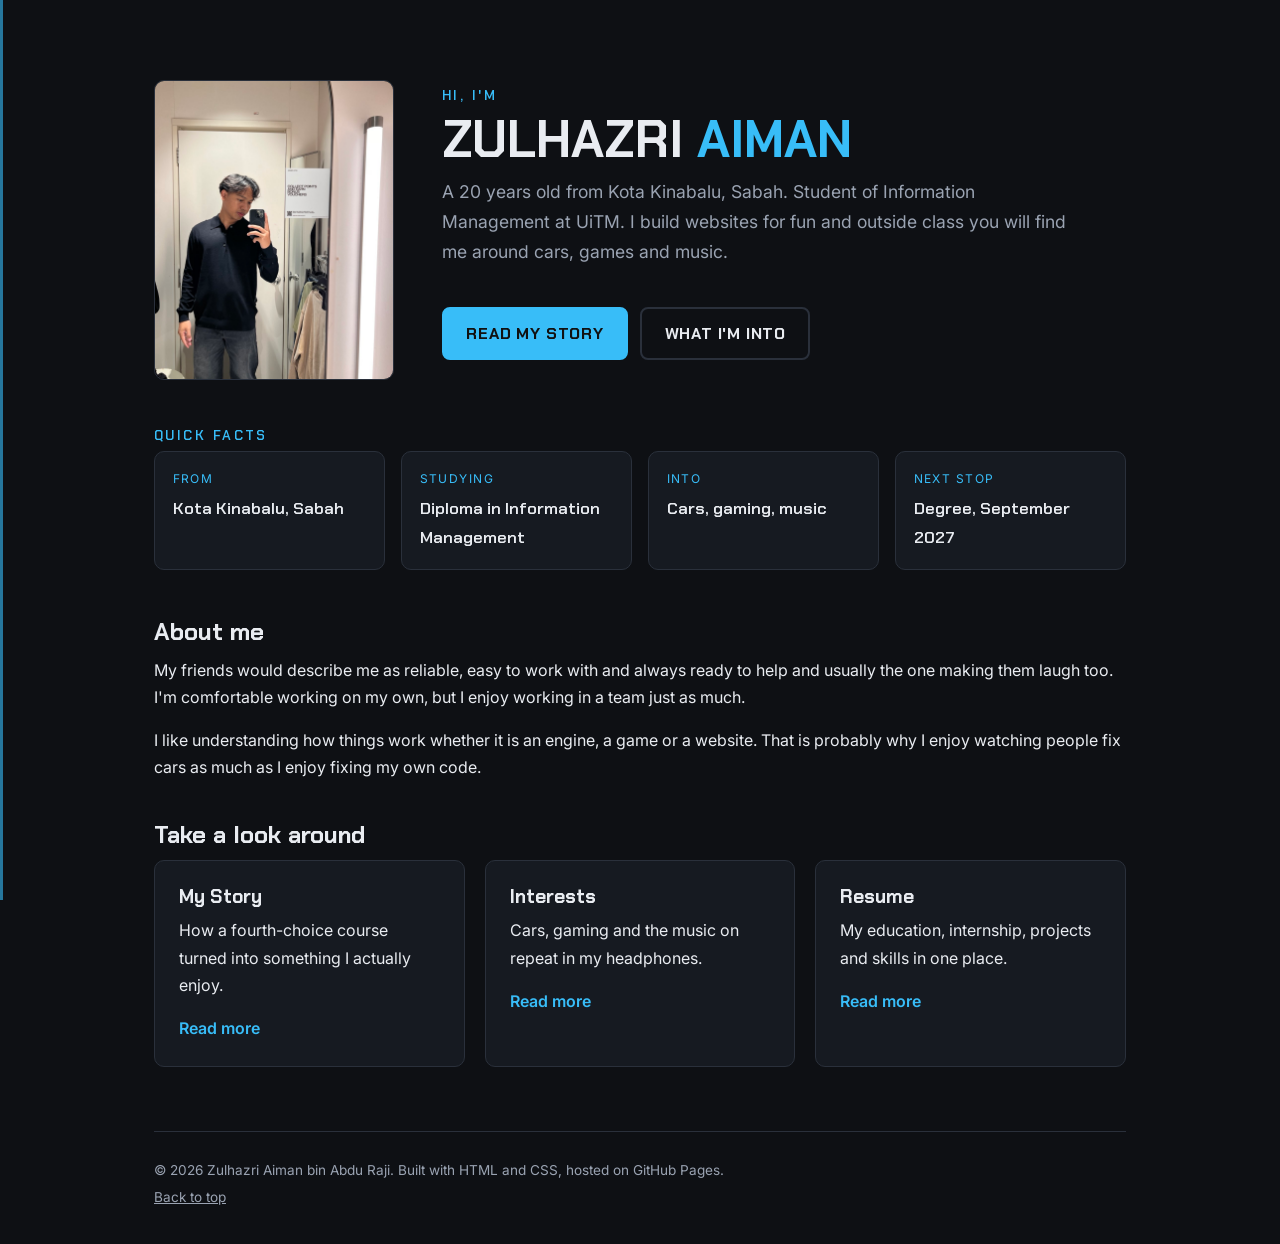
<file: index.html>
<!DOCTYPE html>
<html lang="en-GB">
<head>
  <meta charset="UTF-8">
  <meta name="viewport" content="width=device-width, initial-scale=1.0">
  <meta name="description" content="Personal website of Zulhazri Aiman bin Abdu Raji, a Diploma in Information Management student from Kota Kinabalu, Sabah.">
  <title>Zulhazri Aiman bin Abdu Raji</title>

  <!-- Google Fonts -->
  <link rel="preconnect" href="https://fonts.googleapis.com">
  <link rel="preconnect" href="https://fonts.gstatic.com" crossorigin>
  <link href="https://fonts.googleapis.com/css2?family=Chakra+Petch:wght@500;600;700&family=Inter:wght@400;500;600&display=swap" rel="stylesheet">

  <!-- Shared stylesheet for all pages -->
  <link rel="stylesheet" href="style.css">
</head>

<body id="top">
  <!-- Skip link for keyboard users -->
  <a class="skip-link" href="#main">Skip to main content</a>

  <!-- Menu button: ticking the hidden checkbox opens the sidebar (CSS only) -->
  <input type="checkbox" id="nav-toggle" class="nav-toggle">
  <label for="nav-toggle" class="menu-btn">
    <span class="menu-icon" aria-hidden="true"></span>
    <span class="menu-open">Menu</span>
    <span class="menu-close">Close</span>
  </label>
  <label for="nav-toggle" class="nav-overlay" aria-hidden="true"></label>
  <!-- Thin strip on the left edge: moving the mouse onto it slides the sidebar out -->
  <div class="edge-trigger" aria-hidden="true"></div>

  <!-- Left sidebar with navigation (same on every page) -->
  <header class="sidebar">
    <img class="sidebar-photo" src="zulhazri-face.jpg" alt="" width="96" height="96">
    <a class="sidebar-name" href="index.html">ZULHAZRI AIMAN</a>
    <p class="sidebar-role">Kota Kinabalu, Sabah</p>
    <nav aria-label="Main navigation">
      <ul class="nav-list">
          <li><a href="index.html" aria-current="page"><span class="nav-num">01</span>Home</a></li>
          <li><a href="story.html"><span class="nav-num">02</span>My Story</a></li>
          <li><a href="interests.html"><span class="nav-num">03</span>Interests</a></li>
          <li><a href="gallery.html"><span class="nav-num">04</span>Gallery</a></li>
          <li><a href="resume.html"><span class="nav-num">05</span>Resume</a></li>
          <li><a href="contact.html"><span class="nav-num">06</span>Contact</a></li>
      </ul>
    </nav>
  </header>

  <!-- Main content -->
  <main id="main" class="main">

    <!-- Hero: photo, name and introduction -->
    <section class="hero" aria-labelledby="name-heading">
      <img class="hero-photo" src="zulhazri.jpg" alt="Zulhazri Aiman taking a mirror selfie in a black knit polo" width="240" height="300">
      <div>
        <p class="eyebrow">Hi, I'm</p>
        <h1 id="name-heading">Zulhazri <span>Aiman</span></h1>
        <p class="lead">A 20 years old from Kota Kinabalu, Sabah. Student of Information Management at UiTM. I build websites for fun and outside class you will find me around cars, games and music.</p>
        <p class="hero-actions">
          <a class="btn" href="story.html">Read my story</a>
          <a class="btn btn-ghost" href="interests.html">What I'm into</a>
        </p>
      </div>
    </section>

    <!-- Quick facts -->
    <section aria-labelledby="facts-heading">
      <h2 id="facts-heading" class="eyebrow">Quick facts</h2>
      <ul class="facts">
        <li><span class="fact-label">From</span><span class="fact-value">Kota Kinabalu, Sabah</span></li>
        <li><span class="fact-label">Studying</span><span class="fact-value">Diploma in Information Management</span></li>
        <li><span class="fact-label">Into</span><span class="fact-value">Cars, gaming, music</span></li>
        <li><span class="fact-label">Next stop</span><span class="fact-value">Degree, September 2027</span></li>
      </ul>
    </section>

    <!-- About me -->
    <section aria-labelledby="about-heading">
      <h2 id="about-heading" class="section-title">About me</h2>
      <p>My friends would describe me as reliable, easy to work with and always ready to help and usually the one making them laugh too. I'm comfortable working on my own, but I enjoy working in a team just as much.</p>
      <p>I like understanding how things work whether it is an engine, a game or a website. That is probably why I enjoy watching people fix cars as much as I enjoy fixing my own code.</p>
    </section>

    <!-- Links to the main pages -->
    <section aria-labelledby="explore-heading">
      <h2 id="explore-heading" class="section-title">Take a look around</h2>
      <div class="three-col">
        <article class="card">
          <h3>My Story</h3>
          <p>How a fourth-choice course turned into something I actually enjoy.</p>
          <a class="card-link" href="story.html">Read more</a>
        </article>
        <article class="card">
          <h3>Interests</h3>
          <p>Cars, gaming and the music on repeat in my headphones.</p>
          <a class="card-link" href="interests.html">Read more</a>
        </article>
        <article class="card">
          <h3>Resume</h3>
          <p>My education, internship, projects and skills in one place.</p>
          <a class="card-link" href="resume.html">Read more</a>
        </article>
      </div>
    </section>

    <!-- Footer -->
    <footer class="site-footer">
      <p>&copy; 2026 Zulhazri Aiman bin Abdu Raji. Built with HTML and CSS, hosted on GitHub Pages.</p>
      <p><a href="#top">Back to top</a></p>
    </footer>
  </main>
</body>
</html>
</file>
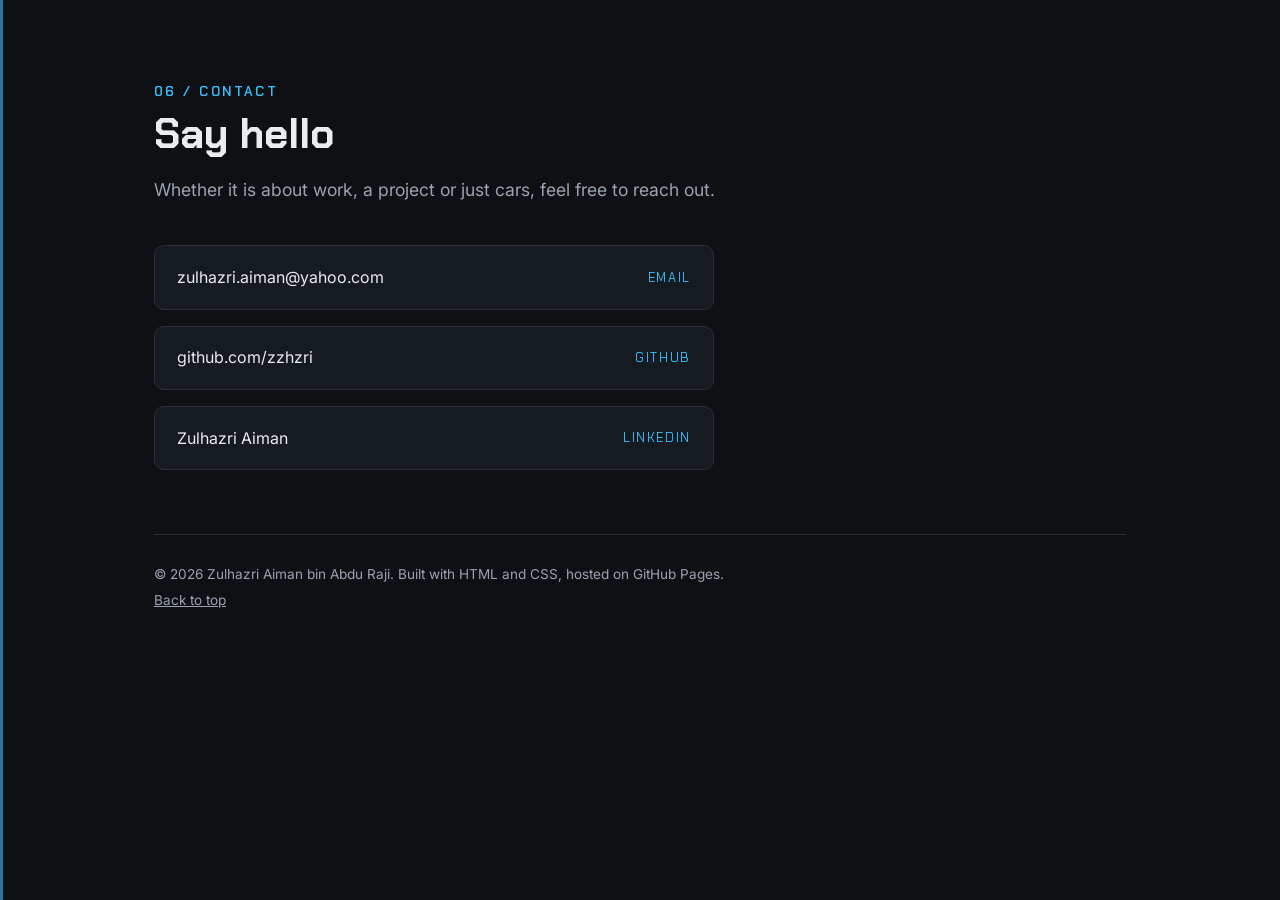
<file: contact.html>
<!DOCTYPE html>
<html lang="en-GB">
<head>
  <meta charset="UTF-8">
  <meta name="viewport" content="width=device-width, initial-scale=1.0">
  <meta name="description" content="Contact details for Zulhazri Aiman bin Abdu Raji.">
  <title>Contact | Zulhazri Aiman bin Abdu Raji</title>

  <!-- Google Fonts -->
  <link rel="preconnect" href="https://fonts.googleapis.com">
  <link rel="preconnect" href="https://fonts.gstatic.com" crossorigin>
  <link href="https://fonts.googleapis.com/css2?family=Chakra+Petch:wght@500;600;700&family=Inter:wght@400;500;600&display=swap" rel="stylesheet">

  <!-- Shared stylesheet for all pages -->
  <link rel="stylesheet" href="style.css">
</head>

<body id="top">
  <!-- Skip link for keyboard users -->
  <a class="skip-link" href="#main">Skip to main content</a>

  <!-- Menu button: ticking the hidden checkbox opens the sidebar (CSS only) -->
  <input type="checkbox" id="nav-toggle" class="nav-toggle">
  <label for="nav-toggle" class="menu-btn">
    <span class="menu-icon" aria-hidden="true"></span>
    <span class="menu-open">Menu</span>
    <span class="menu-close">Close</span>
  </label>
  <label for="nav-toggle" class="nav-overlay" aria-hidden="true"></label>
  <!-- Thin strip on the left edge: moving the mouse onto it slides the sidebar out -->
  <div class="edge-trigger" aria-hidden="true"></div>

  <!-- Left sidebar with navigation (same on every page) -->
  <header class="sidebar">
    <img class="sidebar-photo" src="zulhazri-face.jpg" alt="" width="96" height="96">
    <a class="sidebar-name" href="index.html">ZULHAZRI AIMAN</a>
    <p class="sidebar-role">Kota Kinabalu, Sabah</p>
    <nav aria-label="Main navigation">
      <ul class="nav-list">
          <li><a href="index.html"><span class="nav-num">01</span>Home</a></li>
          <li><a href="story.html"><span class="nav-num">02</span>My Story</a></li>
          <li><a href="interests.html"><span class="nav-num">03</span>Interests</a></li>
          <li><a href="gallery.html"><span class="nav-num">04</span>Gallery</a></li>
          <li><a href="resume.html"><span class="nav-num">05</span>Resume</a></li>
          <li><a href="contact.html" aria-current="page"><span class="nav-num">06</span>Contact</a></li>
      </ul>
    </nav>
  </header>

  <!-- Main content -->
  <main id="main" class="main">

    <!-- Page heading -->
    <p class="eyebrow">06 / Contact</p>
    <h1 class="page-title">Say hello</h1>
    <p class="lead">Whether it is about work, a project or just cars, feel free to reach out.</p>

    <!-- Contact links -->
    <address class="contact-list">
      <a href="mailto:zulhazri.aiman@yahoo.com"><span>zulhazri.aiman@yahoo.com</span><span class="contact-type">Email</span></a>
      <a href="https://github.com/zzhzri" target="_blank" rel="noopener"><span>github.com/zzhzri</span><span class="contact-type">GitHub</span></a>
      <a href="https://www.linkedin.com/in/zulhazri-aiman-a10469189" target="_blank" rel="noopener"><span>Zulhazri Aiman</span><span class="contact-type">LinkedIn</span></a>
    </address>

    <!-- Footer -->
    <footer class="site-footer">
      <p>&copy; 2026 Zulhazri Aiman bin Abdu Raji. Built with HTML and CSS, hosted on GitHub Pages.</p>
      <p><a href="#top">Back to top</a></p>
    </footer>
  </main>
</body>
</html>
</file>
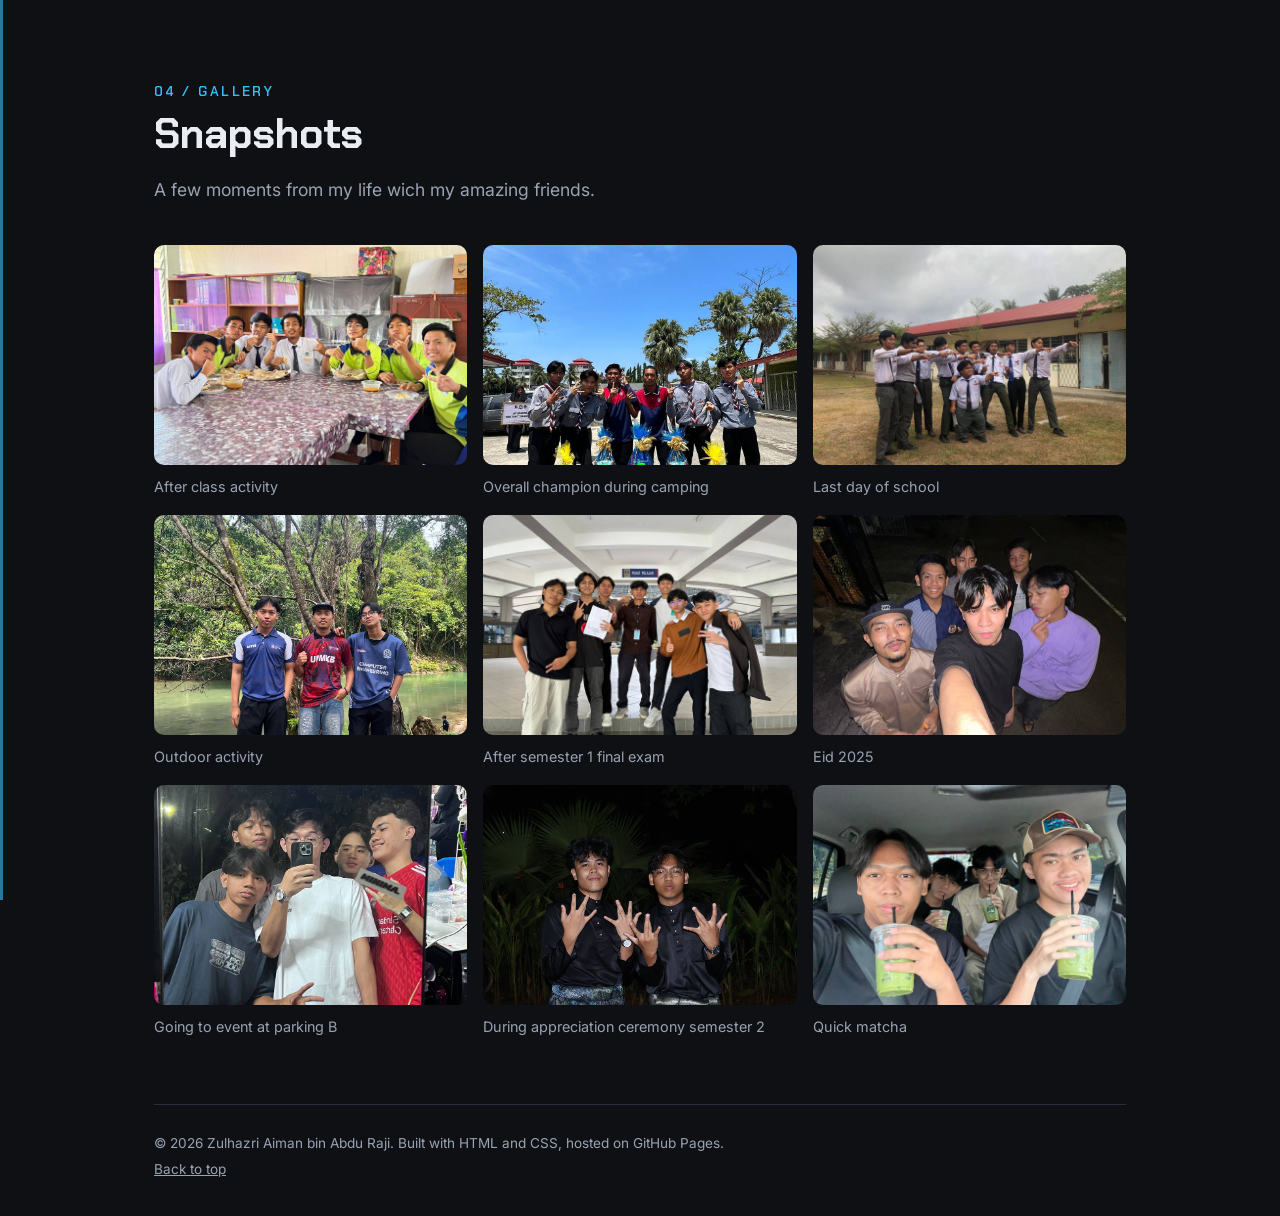
<file: gallery.html>
<!DOCTYPE html>
<html lang="en-GB">
<head>
  <meta charset="UTF-8">
  <meta name="viewport" content="width=device-width, initial-scale=1.0">
  <meta name="description" content="Photos from Zulhazri Aiman bin Abdu Raji.">
  <title>Gallery | Zulhazri Aiman bin Abdu Raji</title>

  <!-- Google Fonts -->
  <link rel="preconnect" href="https://fonts.googleapis.com">
  <link rel="preconnect" href="https://fonts.gstatic.com" crossorigin>
  <link href="https://fonts.googleapis.com/css2?family=Chakra+Petch:wght@500;600;700&family=Inter:wght@400;500;600&display=swap" rel="stylesheet">

  <!-- Shared stylesheet for all pages -->
  <link rel="stylesheet" href="style.css">
</head>

<body id="top">
  <!-- Skip link for keyboard users -->
  <a class="skip-link" href="#main">Skip to main content</a>

  <!-- Menu button: ticking the hidden checkbox opens the sidebar (CSS only) -->
  <input type="checkbox" id="nav-toggle" class="nav-toggle">
  <label for="nav-toggle" class="menu-btn">
    <span class="menu-icon" aria-hidden="true"></span>
    <span class="menu-open">Menu</span>
    <span class="menu-close">Close</span>
  </label>
  <label for="nav-toggle" class="nav-overlay" aria-hidden="true"></label>
  <!-- Thin strip on the left edge: moving the mouse onto it slides the sidebar out -->
  <div class="edge-trigger" aria-hidden="true"></div>

  <!-- Left sidebar with navigation (same on every page) -->
  <header class="sidebar">
    <img class="sidebar-photo" src="zulhazri-face.jpg" alt="" width="96" height="96">
    <a class="sidebar-name" href="index.html">ZULHAZRI AIMAN</a>
    <p class="sidebar-role">Kota Kinabalu, Sabah</p>
    <nav aria-label="Main navigation">
      <ul class="nav-list">
          <li><a href="index.html"><span class="nav-num">01</span>Home</a></li>
          <li><a href="story.html"><span class="nav-num">02</span>My Story</a></li>
          <li><a href="interests.html"><span class="nav-num">03</span>Interests</a></li>
          <li><a href="gallery.html" aria-current="page"><span class="nav-num">04</span>Gallery</a></li>
          <li><a href="resume.html"><span class="nav-num">05</span>Resume</a></li>
          <li><a href="contact.html"><span class="nav-num">06</span>Contact</a></li>
      </ul>
    </nav>
  </header>

  <!-- Main content -->
  <main id="main" class="main">

    <!-- Page heading -->
    <p class="eyebrow">04 / Gallery</p>
    <h1 class="page-title">Snapshots</h1>
    <p class="lead">A few moments from my life wich my amazing friends.</p>

    <!-- Photo grid: nine photos, three per row, no borders. Each photo has a short description under it -->
    <div class="gallery">
      <figure class="gallery-item">
        <img src="gallery1.jpg" alt="[Describe photo 1]" width="800" height="600" loading="lazy">
        <figcaption>After class activity</figcaption>
      </figure>
      <figure class="gallery-item">
        <img src="gallery2.jpg" alt="[Describe photo 2]" width="800" height="600" loading="lazy">
        <figcaption>Overall champion during camping</figcaption>
      </figure>
      <figure class="gallery-item">
        <img src="gallery3.jpg" alt="[Describe photo 3]" width="800" height="600" loading="lazy">
        <figcaption>Last day of school</figcaption>
      </figure>
      <figure class="gallery-item">
        <img src="gallery4.jpg" alt="[Describe photo 4]" width="800" height="600" loading="lazy">
        <figcaption>Outdoor activity</figcaption>
      </figure>
      <figure class="gallery-item">
        <img src="gallery5.jpg" alt="[Describe photo 5]" width="800" height="600" loading="lazy">
        <figcaption>After semester 1 final exam</figcaption>
      </figure>
      <figure class="gallery-item">
        <img src="gallery6.jpg" alt="[Describe photo 6]" width="800" height="600" loading="lazy">
        <figcaption>Eid 2025</figcaption>
      </figure>
      <figure class="gallery-item">
        <img src="gallery7.jpg" alt="[Describe photo 7]" width="800" height="600" loading="lazy">
        <figcaption>Going to event at parking B</figcaption>
      </figure>
      <figure class="gallery-item">
        <img src="gallery8.jpg" alt="[Describe photo 8]" width="800" height="600" loading="lazy">
        <figcaption>During appreciation ceremony semester 2</figcaption>
      </figure>
      <figure class="gallery-item">
        <img src="gallery9.jpg" alt="[Describe photo 9]" width="800" height="600" loading="lazy">
        <figcaption>Quick matcha</figcaption>
      </figure>
    </div>

    <!-- Footer -->
    <footer class="site-footer">
      <p>&copy; 2026 Zulhazri Aiman bin Abdu Raji. Built with HTML and CSS, hosted on GitHub Pages.</p>
      <p><a href="#top">Back to top</a></p>
    </footer>
  </main>
</body>
</html>
</file>
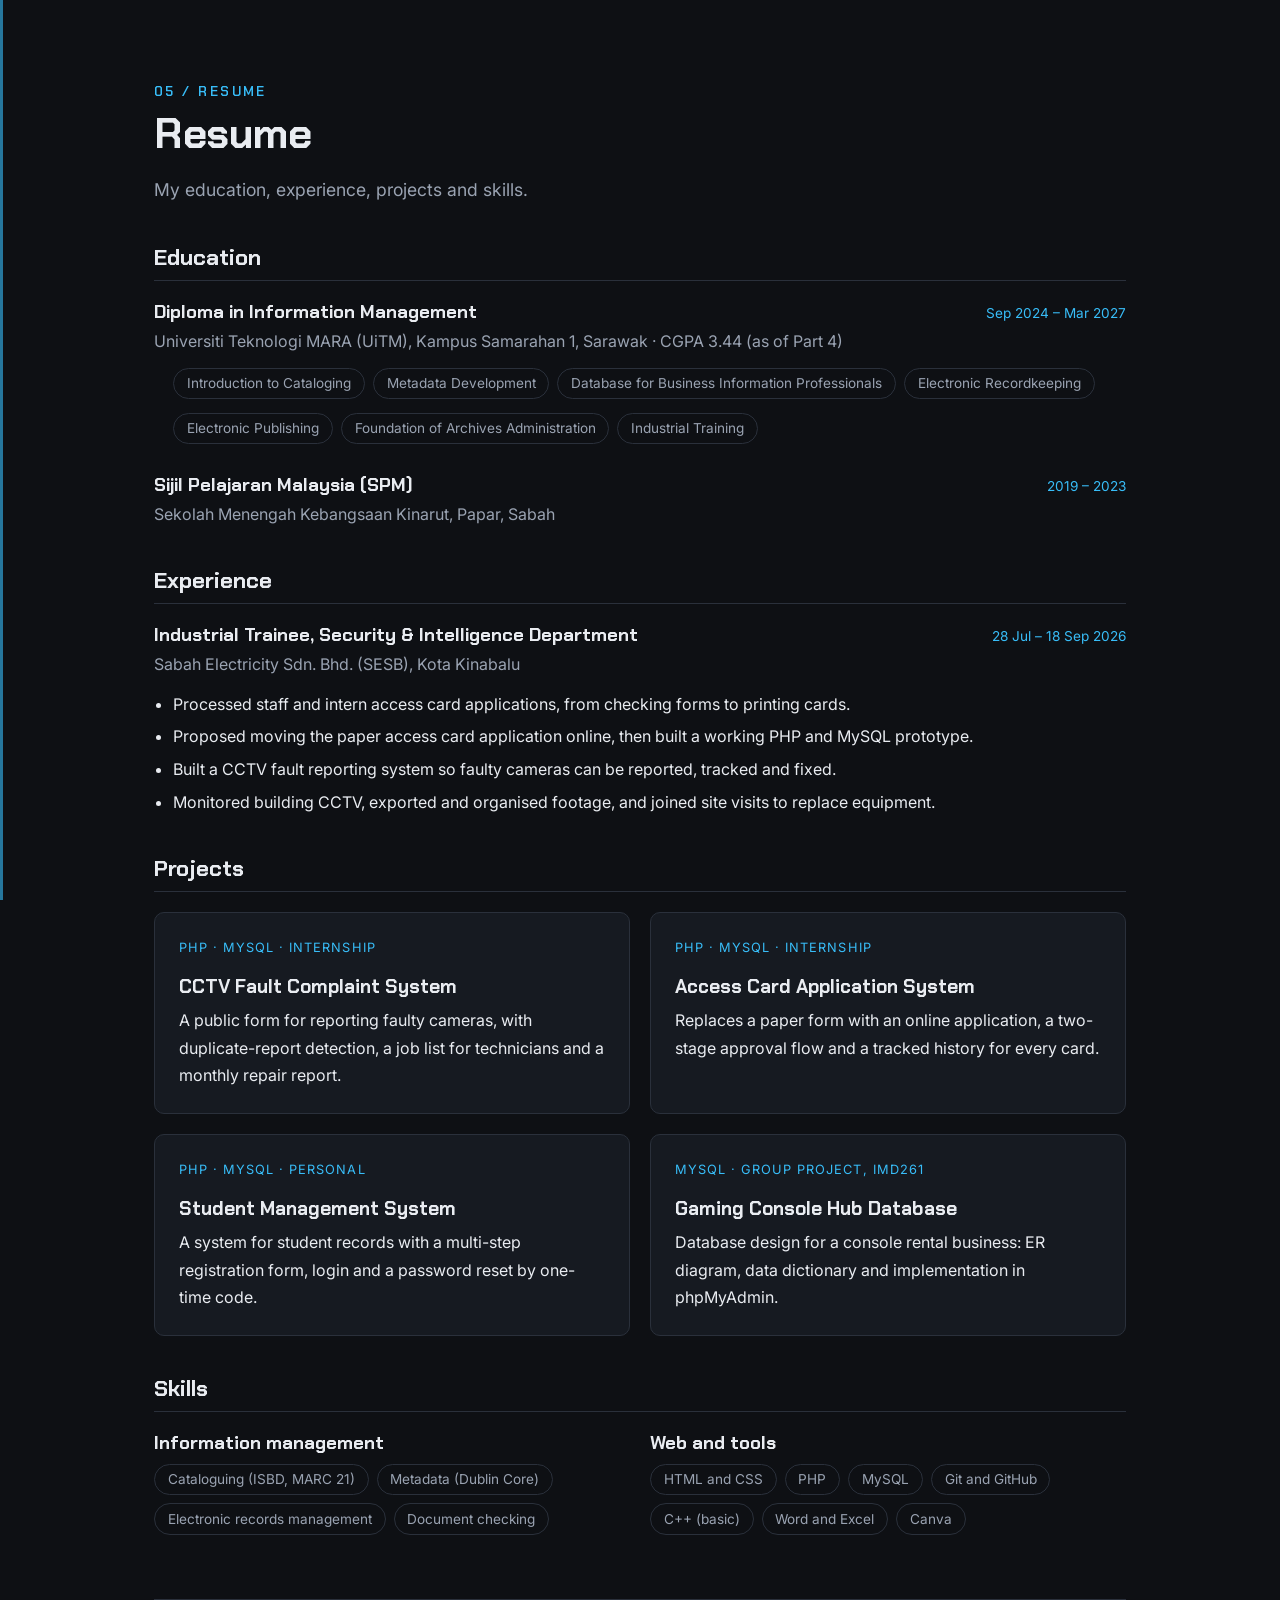
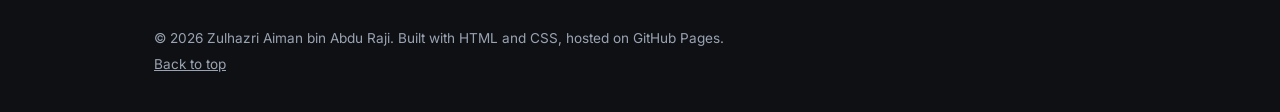
<file: resume.html>
<!DOCTYPE html>
<html lang="en-GB">
<head>
  <meta charset="UTF-8">
  <meta name="viewport" content="width=device-width, initial-scale=1.0">
  <meta name="description" content="Education, experience, projects and skills of Zulhazri Aiman bin Abdu Raji.">
  <title>Resume | Zulhazri Aiman bin Abdu Raji</title>

  <!-- Google Fonts -->
  <link rel="preconnect" href="https://fonts.googleapis.com">
  <link rel="preconnect" href="https://fonts.gstatic.com" crossorigin>
  <link href="https://fonts.googleapis.com/css2?family=Chakra+Petch:wght@500;600;700&family=Inter:wght@400;500;600&display=swap" rel="stylesheet">

  <!-- Shared stylesheet for all pages -->
  <link rel="stylesheet" href="style.css">
</head>

<body id="top">
  <!-- Skip link for keyboard users -->
  <a class="skip-link" href="#main">Skip to main content</a>

  <!-- Menu button: ticking the hidden checkbox opens the sidebar (CSS only) -->
  <input type="checkbox" id="nav-toggle" class="nav-toggle">
  <label for="nav-toggle" class="menu-btn">
    <span class="menu-icon" aria-hidden="true"></span>
    <span class="menu-open">Menu</span>
    <span class="menu-close">Close</span>
  </label>
  <label for="nav-toggle" class="nav-overlay" aria-hidden="true"></label>
  <!-- Thin strip on the left edge: moving the mouse onto it slides the sidebar out -->
  <div class="edge-trigger" aria-hidden="true"></div>

  <!-- Left sidebar with navigation (same on every page) -->
  <header class="sidebar">
    <img class="sidebar-photo" src="zulhazri-face.jpg" alt="" width="96" height="96">
    <a class="sidebar-name" href="index.html">ZULHAZRI AIMAN</a>
    <p class="sidebar-role">Kota Kinabalu, Sabah</p>
    <nav aria-label="Main navigation">
      <ul class="nav-list">
          <li><a href="index.html"><span class="nav-num">01</span>Home</a></li>
          <li><a href="story.html"><span class="nav-num">02</span>My Story</a></li>
          <li><a href="interests.html"><span class="nav-num">03</span>Interests</a></li>
          <li><a href="gallery.html"><span class="nav-num">04</span>Gallery</a></li>
          <li><a href="resume.html" aria-current="page"><span class="nav-num">05</span>Resume</a></li>
          <li><a href="contact.html"><span class="nav-num">06</span>Contact</a></li>
      </ul>
    </nav>
  </header>

  <!-- Main content -->
  <main id="main" class="main">

    <!-- Page heading -->
    <p class="eyebrow">05 / Resume</p>
    <h1 class="page-title">Resume</h1>
    <p class="lead">My education, experience, projects and skills.</p>

    <!-- Education -->
    <section class="resume-block" aria-labelledby="edu-heading">
      <h2 id="edu-heading">Education</h2>
      <article class="entry">
        <div class="entry-head">
          <h3>Diploma in Information Management</h3>
          <p class="entry-date">Sep 2024 &ndash; Mar 2027</p>
        </div>
        <p class="entry-org">Universiti Teknologi MARA (UiTM), Kampus Samarahan 1, Sarawak &middot; CGPA 3.44 (as of Part 4)</p>
        <ul class="tag-list">
          <li>Introduction to Cataloging</li>
          <li>Metadata Development</li>
          <li>Database for Business Information Professionals</li>
          <li>Electronic Recordkeeping</li>
          <li>Electronic Publishing</li>
          <li>Foundation of Archives Administration</li>
          <li>Industrial Training</li>
        </ul>
      </article>
      <article class="entry">
        <div class="entry-head">
          <h3>Sijil Pelajaran Malaysia (SPM)</h3>
          <p class="entry-date">2019 &ndash; 2023</p>
        </div>
        <p class="entry-org">Sekolah Menengah Kebangsaan Kinarut, Papar, Sabah</p>
      </article>
    </section>

    <!-- Work experience -->
    <section class="resume-block" aria-labelledby="exp-heading">
      <h2 id="exp-heading">Experience</h2>
      <article class="entry">
        <div class="entry-head">
          <h3>Industrial Trainee, Security &amp; Intelligence Department</h3>
          <p class="entry-date">28 Jul &ndash; 18 Sep 2026</p>
        </div>
        <p class="entry-org">Sabah Electricity Sdn. Bhd. (SESB), Kota Kinabalu</p>
        <ul>
          <li>Processed staff and intern access card applications, from checking forms to printing cards.</li>
          <li>Proposed moving the paper access card application online, then built a working PHP and MySQL prototype.</li>
          <li>Built a CCTV fault reporting system so faulty cameras can be reported, tracked and fixed.</li>
          <li>Monitored building CCTV, exported and organised footage, and joined site visits to replace equipment.</li>
        </ul>
      </article>
    </section>

    <!-- Projects -->
    <section class="resume-block" aria-labelledby="proj-heading">
      <h2 id="proj-heading">Projects</h2>
      <div class="two-col">
        <article class="card">
          <p class="card-meta">PHP &middot; MySQL &middot; Internship</p>
          <h3>CCTV Fault Complaint System</h3>
          <p>A public form for reporting faulty cameras, with duplicate-report detection, a job list for technicians and a monthly repair report.</p>
        </article>
        <article class="card">
          <p class="card-meta">PHP &middot; MySQL &middot; Internship</p>
          <h3>Access Card Application System</h3>
          <p>Replaces a paper form with an online application, a two-stage approval flow and a tracked history for every card.</p>
        </article>
        <article class="card">
          <p class="card-meta">PHP &middot; MySQL &middot; Personal</p>
          <h3>Student Management System</h3>
          <p>A system for student records with a multi-step registration form, login and a password reset by one-time code.</p>
        </article>
        <article class="card">
          <p class="card-meta">MySQL &middot; Group project, IMD261</p>
          <h3>Gaming Console Hub Database</h3>
          <p>Database design for a console rental business: ER diagram, data dictionary and implementation in phpMyAdmin.</p>
        </article>
      </div>
    </section>

    <!-- Skills -->
    <section class="resume-block" aria-labelledby="skills-heading">
      <h2 id="skills-heading">Skills</h2>
      <div class="two-col">
        <div>
          <h3>Information management</h3>
          <ul class="tag-list">
            <li>Cataloguing (ISBD, MARC 21)</li>
            <li>Metadata (Dublin Core)</li>
            <li>Electronic records management</li>
            <li>Document checking</li>
          </ul>
        </div>
        <div>
          <h3>Web and tools</h3>
          <ul class="tag-list">
            <li>HTML and CSS</li>
            <li>PHP</li>
            <li>MySQL</li>
            <li>Git and GitHub</li>
            <li>C++ (basic)</li>
            <li>Word and Excel</li>
            <li>Canva</li>
          </ul>
        </div>
      </div>
    </section>

    <!-- Footer -->
    <footer class="site-footer">
      <p>&copy; 2026 Zulhazri Aiman bin Abdu Raji. Built with HTML and CSS, hosted on GitHub Pages.</p>
      <p><a href="#top">Back to top</a></p>
    </footer>
  </main>
</body>
</html>
</file>
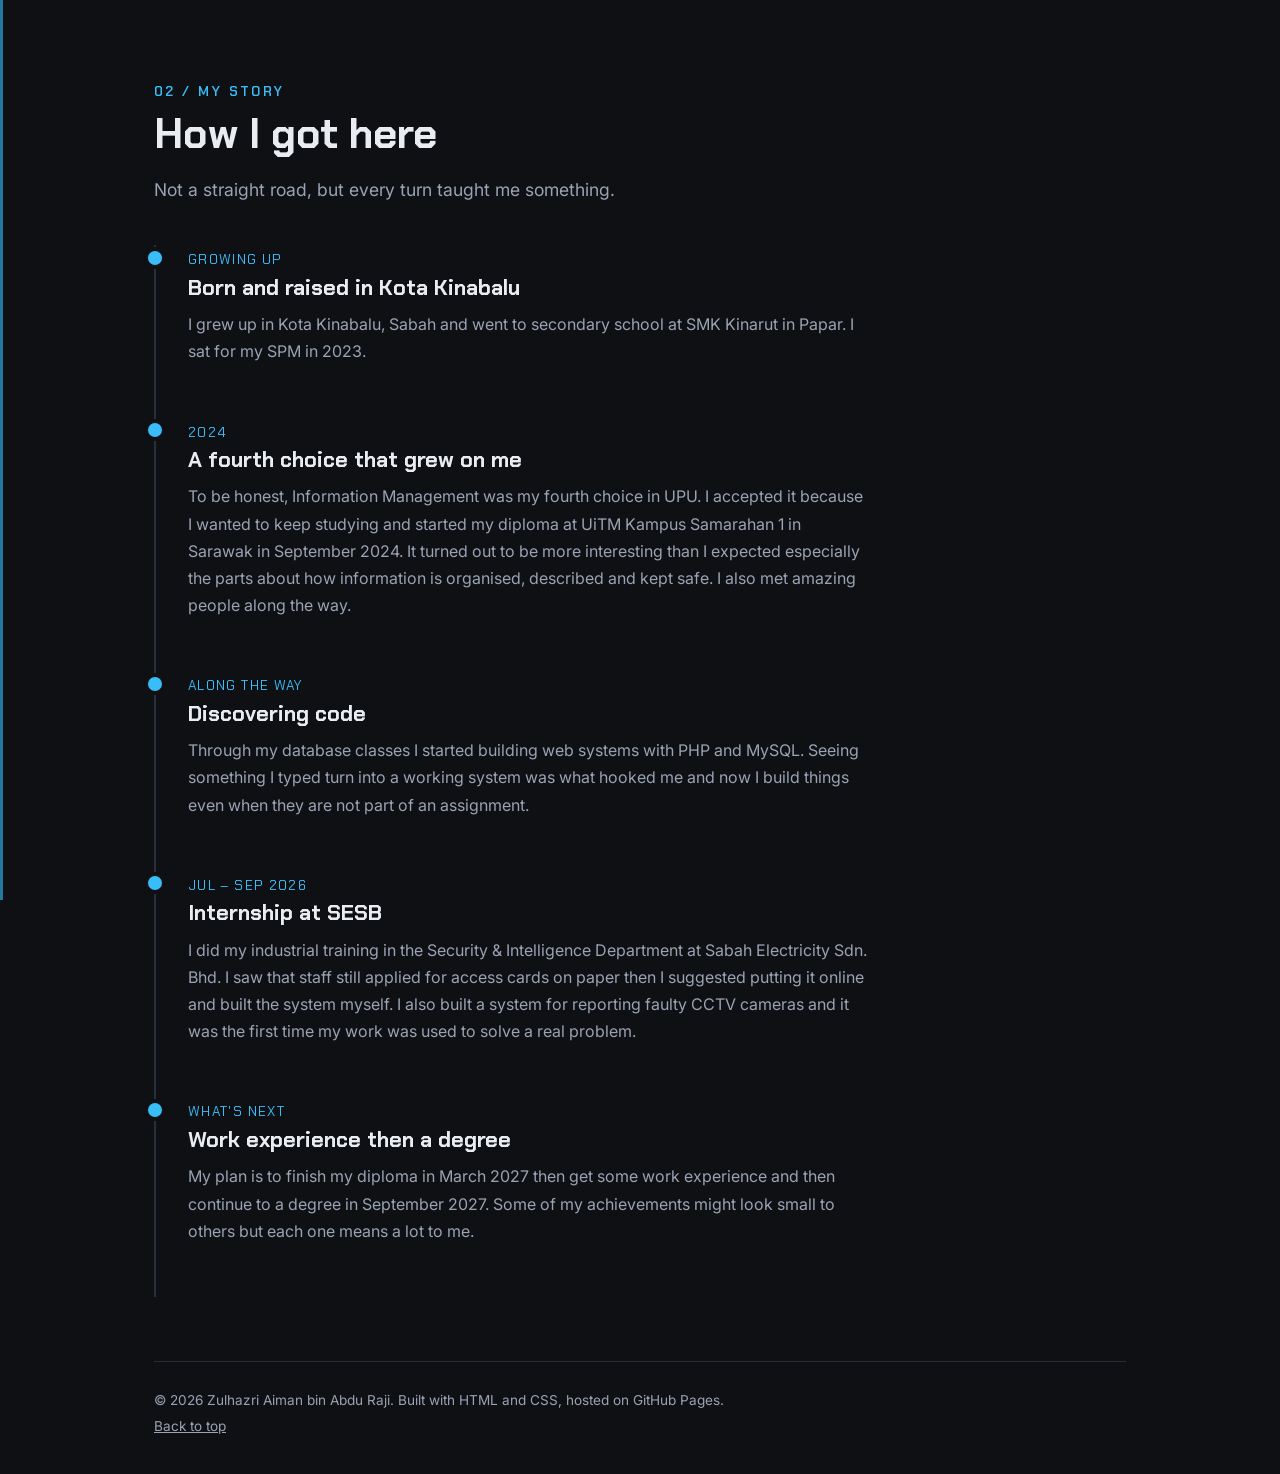
<file: story.html>
<!DOCTYPE html>
<html lang="en-GB">
<head>
  <meta charset="UTF-8">
  <meta name="viewport" content="width=device-width, initial-scale=1.0">
  <meta name="description" content="The story of Zulhazri Aiman bin Abdu Raji, a Diploma in Information Management student from Kota Kinabalu, Sabah.">
  <title>My Story | Zulhazri Aiman bin Abdu Raji</title>

  <!-- Google Fonts -->
  <link rel="preconnect" href="https://fonts.googleapis.com">
  <link rel="preconnect" href="https://fonts.gstatic.com" crossorigin>
  <link href="https://fonts.googleapis.com/css2?family=Chakra+Petch:wght@500;600;700&family=Inter:wght@400;500;600&display=swap" rel="stylesheet">

  <!-- Shared stylesheet for all pages -->
  <link rel="stylesheet" href="style.css">
</head>

<body id="top">
  <!-- Skip link for keyboard users -->
  <a class="skip-link" href="#main">Skip to main content</a>

  <!-- Menu button: ticking the hidden checkbox opens the sidebar (CSS only) -->
  <input type="checkbox" id="nav-toggle" class="nav-toggle">
  <label for="nav-toggle" class="menu-btn">
    <span class="menu-icon" aria-hidden="true"></span>
    <span class="menu-open">Menu</span>
    <span class="menu-close">Close</span>
  </label>
  <label for="nav-toggle" class="nav-overlay" aria-hidden="true"></label>
  <!-- Thin strip on the left edge: moving the mouse onto it slides the sidebar out -->
  <div class="edge-trigger" aria-hidden="true"></div>

  <!-- Left sidebar with navigation (same on every page) -->
  <header class="sidebar">
    <img class="sidebar-photo" src="zulhazri-face.jpg" alt="" width="96" height="96">
    <a class="sidebar-name" href="index.html">ZULHAZRI AIMAN</a>
    <p class="sidebar-role">Kota Kinabalu, Sabah</p>
    <nav aria-label="Main navigation">
      <ul class="nav-list">
          <li><a href="index.html"><span class="nav-num">01</span>Home</a></li>
          <li><a href="story.html" aria-current="page"><span class="nav-num">02</span>My Story</a></li>
          <li><a href="interests.html"><span class="nav-num">03</span>Interests</a></li>
          <li><a href="gallery.html"><span class="nav-num">04</span>Gallery</a></li>
          <li><a href="resume.html"><span class="nav-num">05</span>Resume</a></li>
          <li><a href="contact.html"><span class="nav-num">06</span>Contact</a></li>
      </ul>
    </nav>
  </header>

  <!-- Main content -->
  <main id="main" class="main">

    <!-- Page heading -->
    <p class="eyebrow">02 / My Story</p>
    <h1 class="page-title">How I got here</h1>
    <p class="lead">Not a straight road, but every turn taught me something.</p>

    <!-- Timeline of my story -->
    <ol class="timeline">
      <li>
        <span class="timeline-date">Growing up</span>
        <h2>Born and raised in Kota Kinabalu</h2>
        <p>I grew up in Kota Kinabalu, Sabah and went to secondary school at SMK Kinarut in Papar. I sat for my SPM in 2023.</p>
      </li>
      <li>
        <span class="timeline-date">2024</span>
        <h2>A fourth choice that grew on me</h2>
        <p>To be honest, Information Management was my fourth choice in UPU. I accepted it because I wanted to keep studying and started my diploma at UiTM Kampus Samarahan 1 in Sarawak in September 2024. It turned out to be more interesting than I expected especially the parts about how information is organised, described and kept safe. I also met amazing people along the way.</p>
      </li>
      <li>
        <span class="timeline-date">Along the way</span>
        <h2>Discovering code</h2>
        <p>Through my database classes I started building web systems with PHP and MySQL. Seeing something I typed turn into a working system was what hooked me and now I build things even when they are not part of an assignment.</p>
      </li>
      <li>
        <span class="timeline-date">Jul &ndash; Sep 2026</span>
        <h2>Internship at SESB</h2>
        <p>I did my industrial training in the Security &amp; Intelligence Department at Sabah Electricity Sdn. Bhd. I saw that staff still applied for access cards on paper then I suggested putting it online and built the system myself. I also built a system for reporting faulty CCTV cameras and it was the first time my work was used to solve a real problem.</p>
      </li>
      <li>
        <span class="timeline-date">What's next</span>
        <h2>Work experience then a degree</h2>
        <p>My plan is to finish my diploma in March 2027 then get some work experience and then continue to a degree in September 2027. Some of my achievements might look small to others but each one means a lot to me.</p>
      </li>
    </ol>

    <!-- Footer -->
    <footer class="site-footer">
      <p>&copy; 2026 Zulhazri Aiman bin Abdu Raji. Built with HTML and CSS, hosted on GitHub Pages.</p>
      <p><a href="#top">Back to top</a></p>
    </footer>
  </main>
</body>
</html>
</file>
<file: style.css>
/*
  IMD318 Individual Assignment: Personal Website
  Author: Zulhazri Aiman bin Abdu Raji
  File: style.css (shared by all six pages)

  Design idea: a dark "night drive" look that ties together my three
  interests (cars, gaming and music). Dark dashboard colours, one light blue
  accent like a glowing dashboard light, and a fixed navigation bar on the left
  side like a car's instrument panel.

  Contents:
    1. Colour and font variables
    2. Base and reset
    3. Accessibility helpers
    4. Left sidebar and navigation
    5. Main content area and page headings
    6. Shared cards and tags
    7. Home page
    8. My Story timeline
    9. Interests page
   10. Gallery
   11. Resume page
   12. Contact page and footer
   13. Responsive layout (tablet and phone)
*/


/* ===== 1. COLOUR AND FONT VARIABLES ===== */
:root {
  --bg: #0e1014;          /* page background, near black */
  --panel: #161a21;       /* sidebar and cards */
  --panel-2: #1d222b;     /* card hover, inner boxes */
  --line: #2a303b;        /* borders */
  --text: #e9ecf1;        /* main text */
  --muted: #9aa3b2;       /* secondary text */
  --accent: #38bdf8;      /* light blue accent, like a glowing dashboard light */
  --accent-soft: rgba(56, 189, 248, 0.12);

  --font-head: "Chakra Petch", "Arial Narrow", Arial, sans-serif;
  --font-body: "Inter", "Segoe UI", Arial, sans-serif;

  --sidebar-width: 270px;
  --radius: 10px;
}


/* ===== 2. BASE AND RESET ===== */
*,
*::before,
*::after {
  box-sizing: border-box;
}

body {
  margin: 0;
  background-color: var(--bg);
  color: var(--text);
  font-family: var(--font-body);
  font-size: 1rem;
  line-height: 1.7;
}

h1,
h2,
h3 {
  font-family: var(--font-head);
  line-height: 1.2;
  margin: 0 0 0.6rem;
}

p {
  margin: 0 0 1rem;
}

a {
  color: var(--accent);
}

img {
  max-width: 100%;
  display: block;
}


/* ===== 3. ACCESSIBILITY HELPERS ===== */
/* Skip link stays hidden until a keyboard user tabs onto it */
.skip-link {
  position: absolute;
  left: 1rem;
  top: -4rem;
  z-index: 100;
  background: var(--accent);
  color: #111;
  padding: 0.5rem 1rem;
  border-radius: var(--radius);
  font-weight: 600;
}

.skip-link:focus {
  top: 1rem;
}

/* Clear outline for keyboard focus on every link */
a:focus-visible {
  outline: 3px solid var(--accent);
  outline-offset: 3px;
}

/* Turn off movement and animation for people who ask their system to reduce motion */
@media (prefers-reduced-motion: reduce) {
  * {
    transition: none !important;
    animation: none !important;
  }
}


/* ===== 4. LEFT SIDEBAR AND NAVIGATION ===== */
/*
  The sidebar is hidden off the left edge at first. Clicking the Menu button
  ticks a hidden checkbox (#nav-toggle), and the CSS below slides the sidebar in.
  This works with HTML and CSS only, no JavaScript.
*/

/* The real checkbox is hidden from view but can still be reached with the keyboard */
.nav-toggle {
  position: absolute;
  opacity: 0;
  width: 1px;
  height: 1px;
}

/* Menu button, fixed in the top-left corner */
.menu-btn {
  position: fixed;
  top: 1rem;
  left: 1rem;
  z-index: 70;
  display: flex;
  align-items: center;
  gap: 0.6rem;
  padding: 0.55rem 0.9rem;
  background-color: var(--panel);
  border: 1px solid var(--line);
  border-radius: 8px;
  color: var(--text);
  font-family: var(--font-head);
  font-weight: 700;
  letter-spacing: 0.08em;
  text-transform: uppercase;
  cursor: pointer;
  transition: border-color 0.2s ease;
}

.menu-btn:hover {
  border-color: var(--accent);
}

/* Show a focus outline on the button when the checkbox has keyboard focus */
.nav-toggle:focus-visible + .menu-btn {
  outline: 3px solid var(--accent);
  outline-offset: 3px;
}

/* Three-line "hamburger" icon drawn with CSS */
.menu-icon,
.menu-icon::before,
.menu-icon::after {
  display: block;
  width: 18px;
  height: 2px;
  background-color: var(--accent);
  border-radius: 2px;
  transition: transform 0.25s ease, background-color 0.25s ease;
}

.menu-icon {
  position: relative;
}

.menu-icon::before,
.menu-icon::after {
  content: "";
  position: absolute;
  left: 0;
}

.menu-icon::before {
  top: -6px;
}

.menu-icon::after {
  top: 6px;
}

/* The word on the button changes between Menu and Close */
.menu-close {
  display: none;
}

/* Dark layer behind the open sidebar; clicking it closes the menu */
.nav-overlay {
  display: none;
  position: fixed;
  top: 0;
  left: 0;
  width: 100%;
  height: 100%;
  z-index: 50;
  background-color: rgba(0, 0, 0, 0.55);
  cursor: pointer;
}

/* The sidebar itself, starting off screen */
.sidebar {
  position: fixed;
  top: 0;
  left: 0;
  z-index: 60;
  width: var(--sidebar-width);
  max-width: 85%;
  height: 100vh;
  overflow-y: auto;
  display: flex;
  flex-direction: column;
  padding: 5rem 1.5rem 2rem;
  transform: translateX(-100%);
  visibility: hidden;  /* hidden links cannot be reached with the Tab key */
  transition: transform 0.3s ease, visibility 0.3s ease;
  background-color: var(--panel);
  border-right: 1px solid var(--line);
}

.sidebar-photo {
  width: 96px;
  height: 96px;
  object-fit: cover;
  border-radius: 50%;
  border: 3px solid var(--accent);
  margin-bottom: 1rem;
}

.sidebar-name {
  font-family: var(--font-head);
  font-size: 1.25rem;
  font-weight: 700;
  line-height: 1.2;
  color: var(--text);
  text-decoration: none;
  letter-spacing: 0.02em;
}

.sidebar-role {
  color: var(--muted);
  font-size: 0.85rem;
  margin: 0.35rem 0 2rem;
}

.nav-list {
  list-style: none;
  margin: 0;
  padding: 0;
}

/* Each link shows a small number, like a gear position */
.nav-list a {
  display: flex;
  align-items: center;
  gap: 0.85rem;
  padding: 0.65rem 0.85rem;
  margin-bottom: 0.25rem;
  border-left: 3px solid transparent;
  border-radius: 0 8px 8px 0;
  color: var(--muted);
  text-decoration: none;
  font-family: var(--font-head);
  font-size: 1.05rem;
  font-weight: 600;
  letter-spacing: 0.04em;
  text-transform: uppercase;
  transition: background-color 0.2s ease, color 0.2s ease, border-color 0.2s ease;
}

.nav-num {
  font-size: 0.75rem;
  color: var(--accent);
  min-width: 1.4rem;
}

.nav-list a:hover {
  color: var(--text);
  background-color: var(--panel-2);
}

/* The page that is currently open (set with aria-current="page" in the HTML) */
.nav-list a[aria-current="page"] {
  color: var(--text);
  background-color: var(--accent-soft);
  border-left-color: var(--accent);
}

/* Location note pushed to the bottom of the sidebar */
.sidebar-foot {
  margin-top: auto;
  padding-top: 2rem;
  color: var(--muted);
  font-size: 0.8rem;
}


/* ----- When the menu is open (checkbox ticked) ----- */
.nav-toggle:checked ~ .sidebar {
  transform: translateX(0);
  visibility: visible;
  box-shadow: 8px 0 30px rgba(0, 0, 0, 0.5);
}

.nav-toggle:checked ~ .nav-overlay {
  display: block;
}

.nav-toggle:checked + .menu-btn .menu-open {
  display: none;
}

.nav-toggle:checked + .menu-btn .menu-close {
  display: inline;
}

/* Hamburger turns into an X */
.nav-toggle:checked + .menu-btn .menu-icon {
  background-color: transparent;
}

.nav-toggle:checked + .menu-btn .menu-icon::before {
  transform: translateY(6px) rotate(45deg);
}

.nav-toggle:checked + .menu-btn .menu-icon::after {
  transform: translateY(-6px) rotate(-45deg);
}


/* ----- Slide out on hover (mouse users only) ----- */
/* A thin glowing strip on the left edge. Moving the mouse onto it, or onto the
   sidebar itself, slides the sidebar out. Moving away slides it back in. */
.edge-trigger {
  display: none;
}

@media (hover: hover) {
  .edge-trigger {
    display: block;
    position: fixed;
    top: 0;
    left: 0;
    z-index: 55;
    width: 14px;
    height: 100vh;
    border-left: 3px solid var(--accent);
    opacity: 0.6;
  }

  .edge-trigger:hover ~ .sidebar,
  .sidebar:hover {
    transform: translateX(0);
    visibility: visible;
    box-shadow: 8px 0 30px rgba(0, 0, 0, 0.5);
  }

  /* On mouse devices the Menu button is hidden, so the edge slide is the only way in.
     It still appears for keyboard users (when the checkbox has focus) so they can open the menu. */
  .menu-btn {
    display: none;
  }

  .nav-toggle:focus-visible + .menu-btn,
  .nav-toggle:checked + .menu-btn {
    display: flex;
  }

  /* No button at the top, so less space is needed above the content */
  .main {
    padding-top: 3.5rem;
  }
}


/* ===== 5. MAIN CONTENT AREA AND PAGE HEADINGS ===== */
/* Centred on the page, with space at the top for the Menu button */
.main {
  margin: 0 auto;
  padding: 5rem 4rem 2rem;
  max-width: 1100px;
}

/* Small light blue label above each page title */
.eyebrow {
  font-family: var(--font-head);
  font-size: 0.85rem;
  font-weight: 600;
  letter-spacing: 0.18em;
  text-transform: uppercase;
  color: var(--accent);
  margin-bottom: 0.4rem;
}

.page-title {
  font-size: 2.6rem;
  margin-bottom: 1rem;
}

.lead {
  font-size: 1.1rem;
  color: var(--muted);
  max-width: 640px;
  margin-bottom: 2.5rem;
}

.section-title {
  font-size: 1.5rem;
  margin-top: 2.5rem;
}


/* ===== 6. SHARED CARDS AND TAGS ===== */
.card {
  background-color: var(--panel);
  border: 1px solid var(--line);
  border-radius: var(--radius);
  padding: 1.5rem;
  transition: transform 0.2s ease, border-color 0.2s ease;
}

.card:hover {
  transform: translateY(-3px);
  border-color: var(--accent);
}

.card h3 {
  font-size: 1.2rem;
}

.card p:last-child {
  margin-bottom: 0;
}

.tag-list {
  list-style: none;
  display: flex;
  flex-wrap: wrap;
  gap: 0.5rem;
  margin: 0;
  padding: 0;
}

.tag-list li {
  border: 1px solid var(--line);
  border-radius: 999px;
  padding: 0.2rem 0.8rem;
  font-size: 0.85rem;
  color: var(--muted);
}

/* Tags that are links: the whole pill is clickable and lights up blue */
.tag-list li a {
  display: block;
  margin: -0.2rem -0.8rem;
  padding: 0.2rem 0.8rem;
  border-radius: 999px;
  color: var(--text);
  text-decoration: none;
  transition: background-color 0.2s ease, color 0.2s ease;
}

.tag-list li a:hover,
.tag-list li a:focus-visible {
  background-color: var(--accent-soft);
  color: var(--accent);
}

.btn {
  display: inline-block;
  padding: 0.7rem 1.4rem;
  border: 2px solid var(--accent);
  border-radius: 8px;
  background-color: var(--accent);
  color: #111;
  font-family: var(--font-head);
  font-weight: 700;
  letter-spacing: 0.05em;
  text-transform: uppercase;
  text-decoration: none;
  transition: background-color 0.2s ease, color 0.2s ease;
}

.btn:hover {
  background-color: transparent;
  color: var(--accent);
}

.btn-ghost {
  background-color: transparent;
  color: var(--text);
  border-color: var(--line);
}

.btn-ghost:hover {
  border-color: var(--accent);
  color: var(--accent);
}


/* ===== 7. HOME PAGE ===== */
.hero {
  display: flex;
  align-items: center;
  gap: 3rem;
  margin-bottom: 3rem;
}

.hero-photo {
  width: 240px;
  height: 300px;
  object-fit: cover;
  border-radius: var(--radius);
  border: 1px solid var(--line);
  flex-shrink: 0;
}

.hero h1 {
  font-size: 3.2rem;
  line-height: 1.05;
  text-transform: uppercase;
}

/* The second line of the name in light blue */
.hero h1 span {
  color: var(--accent);
}

.hero-actions {
  display: flex;
  flex-wrap: wrap;
  gap: 0.75rem;
  margin-top: 1.5rem;
}

/* Four quick facts in a row, like gauges on a dashboard */
.facts {
  display: grid;
  grid-template-columns: repeat(4, 1fr);
  gap: 1rem;
  list-style: none;
  margin: 0 0 3rem;
  padding: 0;
}

.facts li {
  background-color: var(--panel);
  border: 1px solid var(--line);
  border-radius: var(--radius);
  padding: 1.1rem;
}

.fact-label {
  display: block;
  font-size: 0.75rem;
  letter-spacing: 0.12em;
  text-transform: uppercase;
  color: var(--accent);
  margin-bottom: 0.3rem;
}

.fact-value {
  font-family: var(--font-head);
  font-size: 1.05rem;
  font-weight: 600;
}

.three-col {
  display: grid;
  grid-template-columns: repeat(3, 1fr);
  gap: 1.25rem;
}

.card-link {
  font-weight: 600;
  text-decoration: none;
}


/* ===== 8. MY STORY TIMELINE ===== */
/* A vertical line with a dot for each chapter */
.timeline {
  list-style: none;
  margin: 0;
  padding: 0 0 0 2rem;
  border-left: 2px solid var(--line);
}

.timeline li {
  position: relative;
  padding-bottom: 2.25rem;
}

.timeline li::before {
  content: "";
  position: absolute;
  left: calc(-2rem - 8px);
  top: 0.35rem;
  width: 14px;
  height: 14px;
  border-radius: 50%;
  background-color: var(--accent);
  box-shadow: 0 0 0 4px var(--bg);
}

.timeline-date {
  font-family: var(--font-head);
  font-size: 0.85rem;
  letter-spacing: 0.1em;
  text-transform: uppercase;
  color: var(--accent);
}

.timeline h2 {
  font-size: 1.35rem;
  margin-top: 0.2rem;
}

.timeline p {
  color: var(--muted);
  max-width: 680px;
}


/* ===== 9. INTERESTS PAGE ===== */
/* Each interest is a wide panel: big number on the left, text on the right */
.interest {
  display: grid;
  grid-template-columns: 120px 1fr;
  gap: 1.5rem;
  margin-bottom: 1.5rem;
}

.interest-num {
  font-family: var(--font-head);
  font-size: 3.5rem;
  font-weight: 700;
  line-height: 1;
  color: var(--accent);
}

.interest h2 {
  font-size: 1.6rem;
}

.interest-list {
  margin: 0 0 1rem;
  padding-left: 1.2rem;
}

.interest-list li {
  margin-bottom: 0.35rem;
}

.interest-list strong {
  color: var(--text);
}

/* Game groups on the Gaming card */
.game-group {
  margin-top: 1.25rem;
}

.game-group h3 {
  font-size: 0.85rem;
  letter-spacing: 0.12em;
  text-transform: uppercase;
  color: var(--accent);
  margin-bottom: 0.75rem;
}

/* Three game covers per row */
.game-grid {
  list-style: none;
  display: grid;
  grid-template-columns: repeat(3, 1fr);
  gap: 1rem;
  margin: 0;
  padding: 0;
}

/* Car and bike picks: photos only, two per row (2 x 2) */
.car-grid {
  list-style: none;
  display: grid;
  grid-template-columns: repeat(2, 1fr);
  gap: 1rem;
  margin: 0;
  padding: 0;
}

/* Each photo is a link; the caption sits on the bottom of the photo */
.car-card {
  position: relative;
  display: block;
  border: 1px solid var(--line);
  border-radius: var(--radius);
  overflow: hidden;
  transition: border-color 0.2s ease, transform 0.2s ease;
}

.car-card:hover,
.car-card:focus-visible {
  border-color: var(--accent);
  transform: translateY(-3px);
}

/* object-fit: cover fills the frame with any photo size, trimming the edges if needed */
.car-card img {
  display: block;
  width: 100%;
  height: 220px;
  object-fit: cover;
  transition: transform 0.4s ease;
}

.car-card:hover img {
  transform: scale(1.04);
}

.car-caption {
  position: absolute;
  left: 0;
  right: 0;
  bottom: 0;
  padding: 1.5rem 0.8rem 0.5rem;
  background: linear-gradient(transparent, rgba(0, 0, 0, 0.75));
  color: #fff;
  font-size: 0.8rem;
  font-weight: 600;
}

/* Each game is one clickable card: cover on top, name and note below */
.game-card {
  display: block;
  height: 100%;
  border: 1px solid var(--line);
  border-radius: var(--radius);
  overflow: hidden;
  color: var(--text);
  text-decoration: none;
  transition: border-color 0.2s ease, transform 0.2s ease;
}

.game-card:hover {
  border-color: var(--accent);
  transform: translateY(-3px);
}

/* Steam covers are 460 x 215, so a fixed height keeps every card the same size */
.game-card img {
  width: 100%;
  height: 120px;
  object-fit: cover;
}

.game-name {
  display: block;
  padding: 0.7rem 0.85rem 0.15rem;
  font-family: var(--font-head);
  font-weight: 700;
}

.game-note {
  display: block;
  padding: 0 0.85rem 0.85rem;
  font-size: 0.85rem;
  color: var(--muted);
}

/* A single photo with a caption inside an interest card (used for Gunpla) */
.interest-figure {
  margin: 0 0 1rem;
}

.interest-photo {
  width: 100%;
  height: auto;
  border-radius: 8px;
}

.interest-figure figcaption {
  margin-top: 0.5rem;
  font-size: 0.85rem;
  color: var(--muted);
}

/* Car and bike brands: label on the left, brands on the right, a thin line between rows */
.brand-list {
  margin: 0;
  border-top: 1px solid var(--line);
}

.brand-row {
  display: grid;
  grid-template-columns: 120px 1fr;
  gap: 1rem;
  padding: 0.7rem 0;
  border-bottom: 1px solid var(--line);
}

.brand-row dt {
  font-family: var(--font-head);
  font-size: 0.85rem;
  font-weight: 700;
  letter-spacing: 0.12em;
  text-transform: uppercase;
  color: var(--accent);
}

.brand-row dd {
  margin: 0;
  color: var(--text);
}

/* Each brand links to my pick from that brand */
.brand-row dd a {
  color: var(--text);
  text-decoration: none;
  border-bottom: 1px dotted var(--accent);
  transition: color 0.2s ease;
}

.brand-row dd a:hover,
.brand-row dd a:focus-visible {
  color: var(--accent);
}

/* Music genres side by side, each with its own list of artists */
.genre-grid {
  display: grid;
  grid-template-columns: repeat(3, 1fr);
  gap: 1rem;
}

.genre {
  padding: 1rem;
  border: 1px solid var(--line);
  border-radius: var(--radius);
}

.genre h3 {
  font-size: 0.85rem;
  letter-spacing: 0.12em;
  text-transform: uppercase;
  color: var(--accent);
  margin-bottom: 0.75rem;
}

/* Artist links on the Music card: each name is a button-like link */
.artist-list {
  list-style: none;
  display: flex;
  flex-wrap: wrap;
  gap: 0.6rem;
  margin: 0;
  padding: 0;
}

.artist-list a {
  display: inline-block;
  padding: 0.45rem 1rem;
  border: 1px solid var(--line);
  border-radius: 999px;
  color: var(--text);
  font-weight: 600;
  text-decoration: none;
  transition: border-color 0.2s ease, color 0.2s ease, background-color 0.2s ease;
}

.artist-list a:hover {
  border-color: var(--accent);
  color: var(--accent);
  background-color: var(--accent-soft);
}


/* Music feature: favourites on the left, song on repeat on the right */
.music-feature {
  display: grid;
  grid-template-columns: 240px 1fr;
  gap: 1.25rem;
  margin-top: 1.25rem;
  align-items: start;
}

.fav-col {
  display: grid;
  gap: 1rem;
}

/* Each favourite: picture on top, label and name underneath */
.fav-item {
  margin: 0;
  padding: 0.75rem;
  border: 1px solid var(--line);
  border-radius: var(--radius);
}

.fav-item img {
  width: 100%;
  height: 150px;
  object-fit: cover;
  object-position: center 25%;  /* keep the top of the photo, where faces usually are */
  border-radius: 6px;
  margin-bottom: 0.6rem;
}

.fav-label {
  display: block;
  font-size: 0.75rem;
  letter-spacing: 0.12em;
  text-transform: uppercase;
  color: var(--accent);
}

.fav-name {
  display: block;
  font-family: var(--font-head);
  font-weight: 700;
  line-height: 1.3;
}

.fav-meta {
  display: block;
  font-size: 0.85rem;
  color: var(--muted);
}

/* The song box sits in the grid, so it no longer needs space above it */
.music-feature .on-repeat {
  margin-top: 0;
}

/* "My song on repeat" box, styled like a music player */
.on-repeat {
  margin-top: 1.25rem;
  padding: 1.1rem 1.25rem;
  border-radius: var(--radius);
  background-color: var(--accent-soft);
  border: 1px solid var(--accent);
}

.on-repeat-label {
  font-family: var(--font-head);
  font-size: 0.8rem;
  letter-spacing: 0.14em;
  text-transform: uppercase;
  color: var(--accent);
  margin-bottom: 0.6rem;
}

/* Screenshot of the song, which is also a link to the song on YouTube */
.song-shot-link {
  display: block;
  margin-bottom: 1rem;
  border-radius: 8px;
  overflow: hidden;
  border: 2px solid transparent;
  transition: border-color 0.2s ease, transform 0.2s ease;
}

.song-shot-link:hover {
  border-color: var(--accent);
  transform: translateY(-3px);
}

.song-shot {
  width: 100%;
  height: auto;
}

.on-repeat-body {
  display: flex;
  align-items: center;
  gap: 1rem;
  flex-wrap: wrap;
}

.song-title {
  font-family: var(--font-head);
  font-size: 1.3rem;
  font-weight: 700;
  margin: 0;
}

.song-artist {
  color: var(--muted);
  margin: 0;
}

.song-link {
  margin-left: auto;
  font-weight: 600;
  text-decoration: none;
}

.song-link:hover {
  text-decoration: underline;
}

/* Small bouncing bars, like a sound equaliser */
.eq {
  display: flex;
  align-items: flex-end;
  gap: 3px;
  height: 28px;
}

.eq span {
  width: 4px;
  height: 100%;
  border-radius: 2px;
  background-color: var(--accent);
  animation: bounce 1s ease-in-out infinite;
}

.eq span:nth-child(2) { animation-delay: 0.2s; }
.eq span:nth-child(3) { animation-delay: 0.4s; }
.eq span:nth-child(4) { animation-delay: 0.6s; }

@keyframes bounce {
  0%, 100% { transform: scaleY(0.3); }
  50% { transform: scaleY(1); }
}

/* Progress bar under the song, about halfway through */
.song-bar {
  height: 4px;
  margin-top: 1rem;
  border-radius: 2px;
  background-color: var(--line);
}

.song-bar span {
  display: block;
  width: 52%;
  height: 100%;
  border-radius: 2px;
  background-color: var(--accent);
}


/* ----- Places slider (arrows and dots, CSS only) ----- */
/* Text that only screen readers hear (used inside the arrow and dot labels) */
.sr-only {
  position: absolute;
  width: 1px;
  height: 1px;
  overflow: hidden;
  clip: rect(0 0 0 0);
  white-space: nowrap;
}

.slider {
  position: relative;
}

/* The radio buttons are hidden but can still be reached with Tab and the arrow keys */
.slide-radio {
  position: absolute;
  opacity: 0;
  width: 1px;
  height: 1px;
}

/* All slides sit on top of each other inside one frame */
.slides {
  position: relative;
  list-style: none;
  margin: 0;
  padding: 0 0 56%;  /* keeps the frame roughly 16:9 at any width */
  border-radius: var(--radius);
  overflow: hidden;
  background-color: var(--panel-2);
}

.slide {
  position: absolute;
  top: 0;
  left: 0;
  width: 100%;
  height: 100%;
  opacity: 0;
  visibility: hidden;  /* hidden slides cannot be clicked */
  transition: opacity 0.4s ease, visibility 0.4s ease;
}

/* Show the slide that matches the ticked radio button */
#place-1:checked ~ .slides .slide:nth-child(1),
#place-2:checked ~ .slides .slide:nth-child(2),
#place-3:checked ~ .slides .slide:nth-child(3),
#place-4:checked ~ .slides .slide:nth-child(4),
#place-5:checked ~ .slides .slide:nth-child(5),
#place-6:checked ~ .slides .slide:nth-child(6) {
  opacity: 1;
  visibility: visible;
}

.slide a {
  display: block;
  width: 100%;
  height: 100%;
  color: #fff;
  text-decoration: none;
}

.slide img {
  width: 100%;
  height: 100%;
  object-fit: cover;
}

/* Caption over the bottom of the photo, on a dark fade so the text is readable */
.slide-caption {
  position: absolute;
  left: 0;
  right: 0;
  bottom: 0;
  padding: 3rem 1.5rem 1.25rem;
  background-image: linear-gradient(to top, rgba(0, 0, 0, 0.85), rgba(0, 0, 0, 0));
}

.slide-count {
  display: block;
  font-family: var(--font-head);
  font-size: 0.8rem;
  letter-spacing: 0.14em;
  color: var(--accent);
}

.slide-name {
  display: block;
  font-family: var(--font-head);
  font-size: 1.6rem;
  font-weight: 700;
}

.slide-note {
  display: block;
  font-size: 0.95rem;
  color: #d5dae3;
}

/* Round arrow buttons on the left and right of the photo */
.arrow {
  position: absolute;
  top: 50%;
  width: 46px;
  height: 46px;
  margin-top: -23px;
  border-radius: 50%;
  background-color: rgba(14, 16, 20, 0.65);
  border: 1px solid rgba(255, 255, 255, 0.25);
  cursor: pointer;
  transition: background-color 0.2s ease, border-color 0.2s ease;
}

.arrow:hover {
  background-color: var(--accent);
  border-color: var(--accent);
}

.arrow-prev {
  left: 1rem;
}

.arrow-next {
  right: 1rem;
}

/* The arrow shape: a small bordered square turned 45 degrees */
.arrow::before {
  content: "";
  position: absolute;
  top: 50%;
  left: 50%;
  width: 11px;
  height: 11px;
  border-top: 3px solid #fff;
  border-right: 3px solid #fff;
}

.arrow-prev::before {
  margin: -6px 0 0 -3px;
  transform: rotate(-135deg);
}

.arrow-next::before {
  margin: -6px 0 0 -8px;
  transform: rotate(45deg);
}

/* Dots under the slider; the one for the current place is lit up */
.dots {
  display: flex;
  justify-content: center;
  gap: 0.5rem;
  margin-top: 0.85rem;
}

.dots label {
  width: 10px;
  height: 10px;
  border-radius: 50%;
  background-color: var(--line);
  cursor: pointer;
  transition: background-color 0.2s ease, width 0.2s ease;
}

.dots label:hover {
  background-color: var(--muted);
}

#place-1:checked ~ .dots label:nth-child(1),
#place-2:checked ~ .dots label:nth-child(2),
#place-3:checked ~ .dots label:nth-child(3),
#place-4:checked ~ .dots label:nth-child(4),
#place-5:checked ~ .dots label:nth-child(5),
#place-6:checked ~ .dots label:nth-child(6) {
  width: 26px;
  border-radius: 5px;
  background-color: var(--accent);
}

/* Show a focus ring on the slider when keyboard users move between places */
.slide-radio:focus-visible ~ .slides {
  outline: 3px solid var(--accent);
  outline-offset: 3px;
}



/* ===== 10. GALLERY ===== */
.gallery {
  display: grid;
  grid-template-columns: repeat(3, 1fr);
  gap: 1rem;
}

/* No border or box: just the photo */
.gallery-item {
  margin: 0;
}

/* Every photo cropped to the same height so the grid stays even */
.gallery-item img {
  display: block;
  width: 100%;
  height: 220px;
  object-fit: cover;
  border-radius: var(--radius);
}

.gallery-item figcaption {
  padding: 0.6rem 0 0;
  font-size: 0.9rem;
  color: var(--muted);
}


/* ===== 11. RESUME PAGE ===== */
.resume-block {
  margin-bottom: 2.5rem;
}

.resume-block > h2 {
  font-size: 1.4rem;
  padding-bottom: 0.5rem;
  border-bottom: 1px solid var(--line);
  margin-bottom: 1.25rem;
}

.entry {
  margin-bottom: 1.5rem;
}

/* Title on the left, dates on the right */
.entry-head {
  display: flex;
  justify-content: space-between;
  align-items: baseline;
  flex-wrap: wrap;
  gap: 0.25rem 1rem;
}

.entry-head h3 {
  font-size: 1.15rem;
  margin: 0;
}

.entry-date {
  font-size: 0.85rem;
  color: var(--accent);
  margin: 0;
}

.entry-org {
  color: var(--muted);
  margin: 0.2rem 0 0.75rem;
}

.entry ul {
  margin: 0;
  padding-left: 1.2rem;
}

.entry li {
  margin-bottom: 0.35rem;
}

.two-col {
  display: grid;
  grid-template-columns: repeat(2, 1fr);
  gap: 1.25rem;
}

.card-meta {
  font-size: 0.8rem;
  letter-spacing: 0.08em;
  text-transform: uppercase;
  color: var(--accent);
}


/* ===== 12. CONTACT PAGE AND FOOTER ===== */
/* Browsers italicise <address> by default, so reset it */
.contact-list {
  font-style: normal;
  display: grid;
  gap: 1rem;
  max-width: 560px;
}

.contact-list a {
  display: flex;
  justify-content: space-between;
  align-items: center;
  padding: 1.1rem 1.4rem;
  background-color: var(--panel);
  border: 1px solid var(--line);
  border-radius: var(--radius);
  color: var(--text);
  text-decoration: none;
  transition: border-color 0.2s ease;
}

.contact-list a:hover {
  border-color: var(--accent);
}

.contact-type {
  font-family: var(--font-head);
  font-size: 0.8rem;
  letter-spacing: 0.12em;
  text-transform: uppercase;
  color: var(--accent);
}

.site-footer {
  margin-top: 4rem;
  padding-top: 1.5rem;
  border-top: 1px solid var(--line);
  color: var(--muted);
  font-size: 0.85rem;
}

.site-footer p {
  margin: 0.2rem 0;
}

.site-footer a {
  color: var(--muted);
}


/* ===== 13. RESPONSIVE LAYOUT ===== */
/* Tablet: fewer columns */
@media (max-width: 1100px) {
  .main {
    padding: 3rem 2.5rem 2rem;
  }

  .facts {
    grid-template-columns: repeat(2, 1fr);
  }

  .three-col {
    grid-template-columns: 1fr;
  }

  .genre-grid,
  .game-grid {
    grid-template-columns: repeat(2, 1fr);
  }

  .music-feature {
    grid-template-columns: 1fr;
  }

  .fav-col {
    grid-template-columns: repeat(2, 1fr);
  }
}

/* Phone: smaller padding; the menu works the same as on a laptop */
@media (max-width: 860px) {
  .main {
    padding: 5rem 1rem 2rem;
  }

  .hero {
    flex-direction: column;
    align-items: flex-start;
    gap: 1.5rem;
  }

  .hero-photo {
    width: 100%;
    max-width: 320px;
    height: 340px;
  }

  .hero h1,
  .page-title {
    font-size: 2.2rem;
  }

  .two-col,
  .facts {
    grid-template-columns: 1fr;
  }

  .interest {
    grid-template-columns: 1fr;
    gap: 0.5rem;
  }

  .genre-grid,
  .game-grid {
    grid-template-columns: 1fr;
  }

  .car-card img {
    height: 130px;
  }

  /* Gallery stays 3 x 3 on phones, with smaller square-ish photos */
  .gallery {
    gap: 0.9rem 0.4rem;  /* more space between rows so captions don't touch the next photo */
  }

  .gallery-item img {
    height: 115px;
    border-radius: 6px;
  }

  .gallery-item figcaption {
    padding-top: 0.3rem;
    font-size: 0.72rem;
    line-height: 1.3;
  }

  .fav-col {
    grid-template-columns: 1fr;
  }

  .brand-row {
    grid-template-columns: 1fr;
    gap: 0.2rem;
  }

  .slides {
    padding-bottom: 75%;  /* a taller frame on phones so the caption fits */
  }

  .arrow {
    width: 38px;
    height: 38px;
    margin-top: -19px;
  }

  .arrow-prev {
    left: 0.5rem;
  }

  .arrow-next {
    right: 0.5rem;
  }

  .slide-name {
    font-size: 1.2rem;
  }

  .slide-note {
    font-size: 0.85rem;
  }

  .interest-num {
    font-size: 2.5rem;
  }
}
</file>
